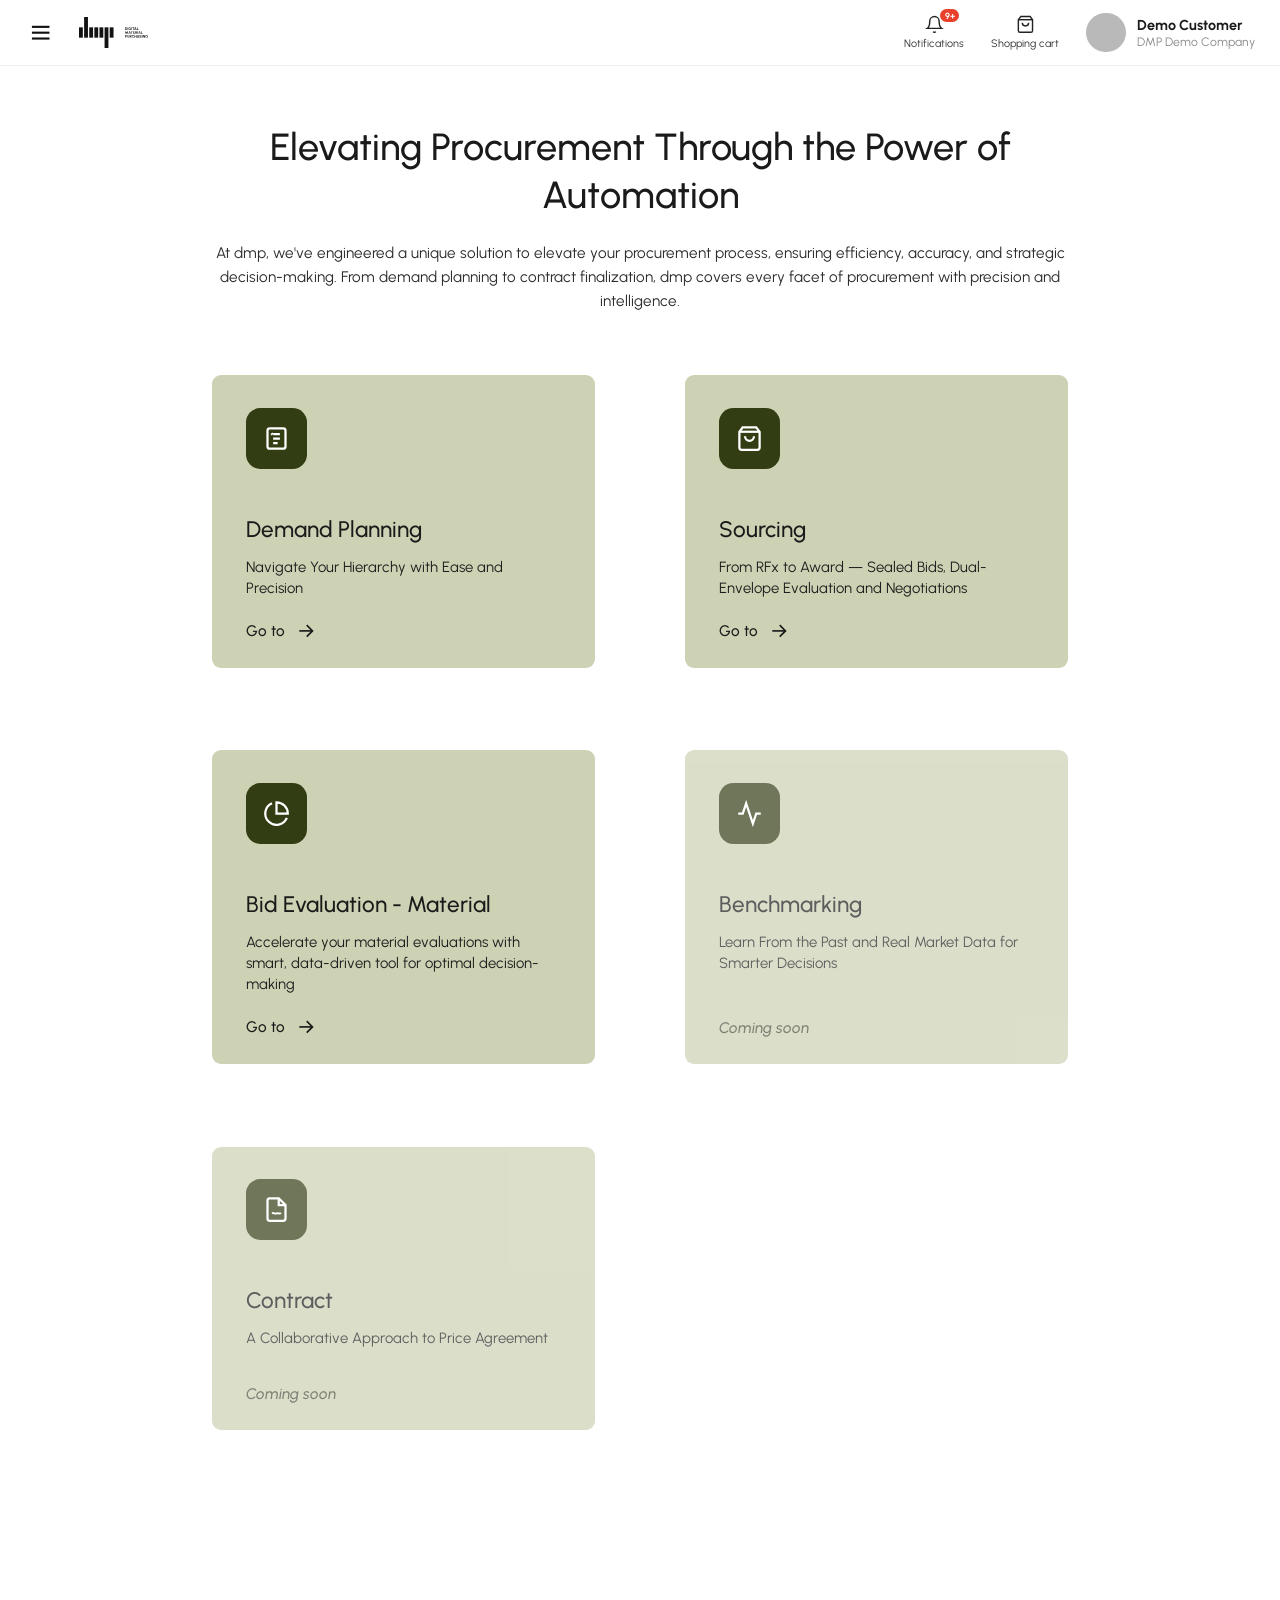
<file: index.html>
<!DOCTYPE html>
<html lang="en">
<head>
    <meta charset="UTF-8">
    <meta name="viewport" content="width=device-width, initial-scale=1.0">
    <title>dmp — Digital Material Purchasing</title>
    <link rel="icon" type="image/svg+xml" href="demand_planning/img/favicon.svg" data-asset="favicon">
    <link rel="preconnect" href="https://fonts.googleapis.com">
    <link rel="preconnect" href="https://fonts.gstatic.com" crossorigin>
    <link href="https://fonts.googleapis.com/css2?family=Urbanist:wght@400;500;600;700&display=swap" rel="stylesheet">
    <style>
        * { box-sizing: border-box; margin: 0; padding: 0; }
        html { zoom: 0.9; }   /* the page reads like 90% browser zoom */
        body { font-family: 'Urbanist', -apple-system, sans-serif; background: #fff; color: #1a1a1a; -webkit-font-smoothing: antialiased; }

        /* ---- top navbar ---- */
        .nav { display: flex; align-items: center; justify-content: space-between; padding: 14px 28px; border-bottom: 1px solid #EFEFEF; position: sticky; top: 0; background: #fff; z-index: 10; }
        .nav-left { display: flex; align-items: center; gap: 26px; }
        .burger { background: none; border: none; cursor: pointer; display: flex; padding: 4px; }
        .logo img { height: 34px; display: block; }
        .nav-right { display: flex; align-items: center; gap: 30px; }
        .nav-ic { position: relative; display: flex; flex-direction: column; align-items: center; gap: 3px; font-size: 12px; color: #333; text-decoration: none; }
        .nav-ic .badge { position: absolute; top: -7px; right: 6px; background: #E8402A; color: #fff; font-size: 10px; font-weight: 700; border-radius: 9px; padding: 1px 5px; }
        .profile { display: flex; align-items: center; gap: 12px; }
        .avatar { width: 44px; height: 44px; border-radius: 50%; background: #B9B9B9; }
        .p-name { font-weight: 700; font-size: 16px; }
        .p-co { color: #8a8a8a; font-size: 13.5px; }
        @media (max-width: 640px) { .nav-ic span, .p-co { display: none; } }

        /* ---- hero + cards ---- */
        .wrap { max-width: 1000px; margin: 0 auto; padding: 64px 24px 90px; }
        h1 { font-size: 42px; font-weight: 500; text-align: center; line-height: 1.25; max-width: 840px; margin: 0 auto; }
        .sub { text-align: center; color: #2e2e2e; font-size: 17px; line-height: 1.55; max-width: 960px; margin: 26px auto 70px; }
        .grid { display: grid; grid-template-columns: repeat(2, 1fr); gap: 92px 100px; justify-items: center; }
        @media (max-width: 860px) { .grid { grid-template-columns: 1fr; gap: 40px; } h1 { font-size: 31px; } }
        .card { background: #CDD2B4; border-radius: 10px; padding: 36px 38px 30px; display: flex; flex-direction: column; width: 100%; max-width: 436px; min-height: 315px; transition: transform .18s, box-shadow .18s; }
        a.card { color: inherit; text-decoration: none; cursor: pointer; }
        a.card:hover { transform: translateY(-4px); box-shadow: 0 14px 30px rgba(40,50,10,.18); }
        .card.soon { opacity: .7; }
        .ic { width: 68px; height: 68px; border-radius: 16px; background: #333D13; display: flex; align-items: center; justify-content: center; }
        .ic svg { color: #fff; }
        .card h2 { font-size: 25px; font-weight: 500; margin: 52px 0 16px; }
        .card p { font-size: 16.5px; line-height: 1.42; color: #1f1f1f; flex: 1; }
        .go { display: inline-flex; align-items: center; gap: 12px; font-size: 17px; margin-top: 24px; font-weight: 500; }
        .go svg { transition: transform .18s; }
        a.card:hover .go svg { transform: translateX(5px); }
        .soon .go { color: #4c4c3c; font-style: italic; }
    </style>
</head>
<body>
    <header class="nav">
        <div class="nav-left">
            <button class="burger" title="Menu">
                <svg width="26" height="26" viewBox="0 0 24 24" fill="none" stroke="#111" stroke-width="2.2"><line x1="3" y1="6" x2="21" y2="6"/><line x1="3" y1="12" x2="21" y2="12"/><line x1="3" y1="18" x2="21" y2="18"/></svg>
            </button>
            <a class="logo" href="./"><img src="demand_planning/img/logo.svg" alt="dmp" data-asset="logo"></a>
        </div>
        <div class="nav-right">
            <a class="nav-ic" href="sourcing/" data-mod="sourcing" title="Notifications">
                <span class="badge">9+</span>
                <svg width="21" height="21" viewBox="0 0 24 24" fill="none" stroke="#222" stroke-width="1.8"><path d="M18 8A6 6 0 0 0 6 8c0 7-3 9-3 9h18s-3-2-3-9"/><path d="M13.73 21a2 2 0 0 1-3.46 0"/></svg>
                <span>Notifications</span>
            </a>
            <a class="nav-ic" href="demand_planning/#/cart" data-mod="dp-cart" title="Shopping cart">
                <svg width="21" height="21" viewBox="0 0 24 24" fill="none" stroke="#222" stroke-width="1.8"><path d="M6 2 3 6v14a2 2 0 0 0 2 2h14a2 2 0 0 0 2-2V6l-3-4z"/><line x1="3" y1="6" x2="21" y2="6"/><path d="M16 10a4 4 0 0 1-8 0"/></svg>
                <span>Shopping cart</span>
            </a>
            <div class="profile">
                <div class="avatar"></div>
                <div>
                    <div class="p-name">Demo Customer</div>
                    <div class="p-co">DMP Demo Company</div>
                </div>
            </div>
        </div>
    </header>

    <div class="wrap">
        <h1>Elevating Procurement Through the Power of Automation</h1>
        <p class="sub">At dmp, we've engineered a unique solution to elevate your procurement process, ensuring efficiency, accuracy,
            and strategic decision-making. From demand planning to contract finalization, dmp covers every facet of
            procurement with precision and intelligence.</p>

        <div class="grid">
            <a class="card" href="demand_planning/" data-mod="dp">
                <div class="ic"><svg width="30" height="30" viewBox="0 0 24 24" fill="none" stroke="currentColor" stroke-width="2"><rect x="4" y="3" width="16" height="18" rx="2"/><path d="M9 8h6M9 12h6M9 16h4"/><polyline points="7.2 7.6 7.8 8.2 8.8 7.2" stroke-width="1.6"/></svg></div>
                <h2>Demand Planning</h2>
                <p>Navigate Your Hierarchy with Ease and Precision</p>
                <span class="go">Go to <svg width="22" height="22" viewBox="0 0 24 24" fill="none" stroke="currentColor" stroke-width="2"><line x1="4" y1="12" x2="20" y2="12"/><polyline points="13 5 20 12 13 19"/></svg></span>
            </a>
            <a class="card" href="sourcing/" data-mod="sourcing">
                <div class="ic"><svg width="30" height="30" viewBox="0 0 24 24" fill="none" stroke="currentColor" stroke-width="2"><path d="M6 2 3 6v14a2 2 0 0 0 2 2h14a2 2 0 0 0 2-2V6l-3-4z"/><line x1="3" y1="6" x2="21" y2="6"/><path d="M16 10a4 4 0 0 1-8 0"/></svg></div>
                <h2>Sourcing</h2>
                <p>From RFx to Award — Sealed Bids, Dual-Envelope Evaluation and Negotiations</p>
                <span class="go">Go to <svg width="22" height="22" viewBox="0 0 24 24" fill="none" stroke="currentColor" stroke-width="2"><line x1="4" y1="12" x2="20" y2="12"/><polyline points="13 5 20 12 13 19"/></svg></span>
            </a>
            <a class="card" href="sourcing/bid-eval.html" data-mod="bideval">
                <div class="ic"><svg width="30" height="30" viewBox="0 0 24 24" fill="none" stroke="currentColor" stroke-width="2"><path d="M21.21 15.89A10 10 0 1 1 8 2.83"/><path d="M22 12A10 10 0 0 0 12 2v10z"/></svg></div>
                <h2>Bid Evaluation - Material</h2>
                <p>Accelerate your material evaluations with smart, data-driven tool for optimal decision-making</p>
                <span class="go">Go to <svg width="22" height="22" viewBox="0 0 24 24" fill="none" stroke="currentColor" stroke-width="2"><line x1="4" y1="12" x2="20" y2="12"/><polyline points="13 5 20 12 13 19"/></svg></span>
            </a>
            <div class="card soon">
                <div class="ic"><svg width="30" height="30" viewBox="0 0 24 24" fill="none" stroke="currentColor" stroke-width="2"><polyline points="22 12 18 12 15 21 9 3 6 12 2 12"/></svg></div>
                <h2>Benchmarking</h2>
                <p>Learn From the Past and Real Market Data for Smarter Decisions</p>
                <span class="go">Coming soon</span>
            </div>
            <div class="card soon">
                <div class="ic"><svg width="30" height="30" viewBox="0 0 24 24" fill="none" stroke="currentColor" stroke-width="2"><path d="M14 2H6a2 2 0 0 0-2 2v16a2 2 0 0 0 2 2h12a2 2 0 0 0 2-2V8z"/><polyline points="14 2 14 8 20 8"/><path d="M8 15.5c1.5-1.2 2.5.8 4 0s2.5.8 4-.4" stroke-width="1.7"/></svg></div>
                <h2>Contract</h2>
                <p>A Collaborative Approach to Price Agreement</p>
                <span class="go">Coming soon</span>
            </div>
        </div>
    </div>
    <script>
    // One landing file for every environment. Served at /main by the dev servers
    // (ports 8123/8124) the links become absolute localhost URLs; served as the
    // static site root (GitHub Pages) they stay relative folder paths.
    (function () {
        var dev = location.port === '8123' || location.port === '8124';
        var T = dev
            ? { dp: 'http://127.0.0.1:8123/', 'dp-cart': 'http://127.0.0.1:8123/#/cart',
                sourcing: 'http://127.0.0.1:8124/', bideval: 'http://127.0.0.1:8124/bid-eval.html' }
            : { dp: 'demand_planning/', 'dp-cart': 'demand_planning/#/cart',
                sourcing: 'sourcing/', bideval: 'sourcing/bid-eval.html' };
        document.querySelectorAll('[data-mod]').forEach(function (a) { a.href = T[a.getAttribute('data-mod')]; });
        var assetBase = dev ? 'http://127.0.0.1:8123/img/' : 'demand_planning/img/';
        document.querySelectorAll('[data-asset]').forEach(function (el) {
            var f = el.getAttribute('data-asset') === 'logo' ? 'logo.svg' : 'favicon.svg';
            if (el.tagName === 'IMG') el.src = assetBase + f; else el.href = assetBase + f;
        });
        if (dev) { var lg = document.querySelector('.logo'); if (lg) lg.href = '/main'; }
    })();
    </script>
</body>
</html>
</file>
